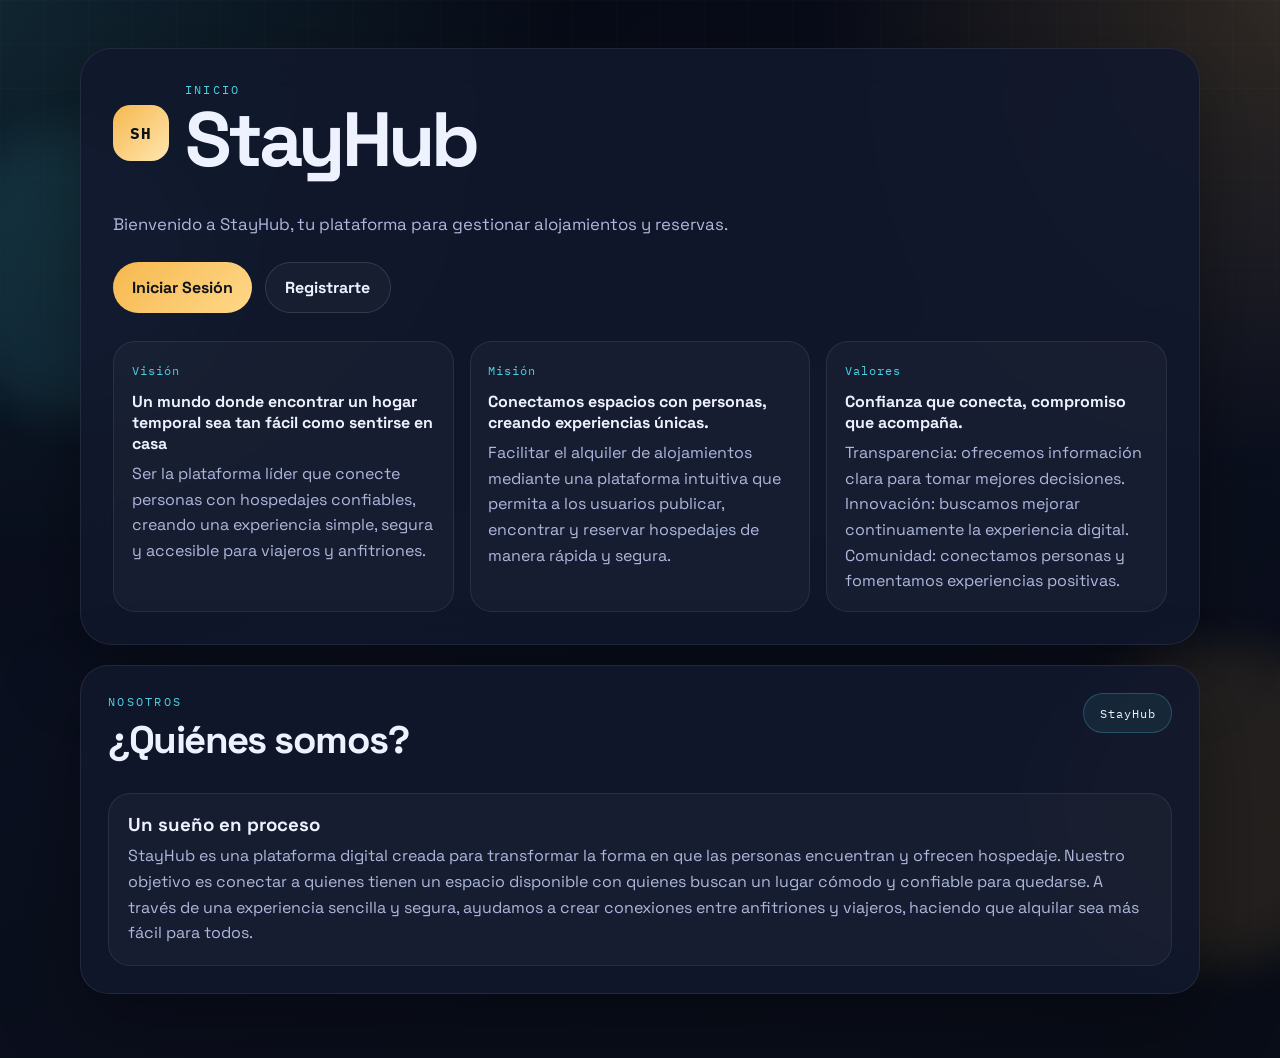
<file: frontend/index.html>
<!doctype html>
<html lang="es">
  <head>
    <meta charset="UTF-8" />
    <meta name="viewport" content="width=device-width, initial-scale=1.0" />
    <title>StayHub | Inicio</title>
    <meta
      name="description"
      content="Interfaz básica de StayHub para visualizar propiedades, reservas y estado del sistema."
    />
    <link rel="preconnect" href="https://fonts.googleapis.com" />
    <link rel="preconnect" href="https://fonts.gstatic.com" crossorigin />
    <link
      href="https://fonts.googleapis.com/css2?family=Space+Grotesk:wght@400;500;700&family=IBM+Plex+Mono:wght@400;500&display=swap"
      rel="stylesheet"
    />
    <link rel="stylesheet" href="styles.css" />
  </head>
  <body>
    <div class="backdrop backdrop-a"></div>
    <div class="backdrop backdrop-b"></div>

    <main class="shell">
      <header class="hero reveal">
        <div class="brand-row">
          <div class="brand-mark" aria-hidden="true">SH</div>
          <div>
            <p class="eyebrow">Inicio</p>
            <h1>StayHub</h1>
          </div>
        </div>

        <p class="hero-copy">
          Bienvenido a StayHub, tu plataforma para gestionar alojamientos y reservas.
        </p>

        <div class="hero-actions">
          <a class="button button-primary" href="login.html">
            Iniciar Sesión
          </a>
          <a class="button button-secondary" href="register.html">
            Registrarte
          </a>
        </div>

        <section class="stats-grid" aria-label="Resumen del sistema">
          <article class="stat-card">
            <span class="stat-label">Visión</span>
            <strong>Un mundo donde encontrar un hogar temporal sea tan fácil como sentirse en casa</strong>
            <p>Ser la plataforma líder que conecte personas con hospedajes confiables, creando una experiencia simple, segura y accesible para viajeros y anfitriones.</p>
          </article>
          <article class="stat-card">
            <span class="stat-label">Misión</span>
            <strong>Conectamos espacios con personas, creando experiencias únicas.</strong>
            <p>Facilitar el alquiler de alojamientos mediante una plataforma intuitiva que permita a los usuarios publicar, encontrar y reservar hospedajes de manera rápida y segura.</p>
          </article>
          <article class="stat-card">
            <span class="stat-label">Valores</span>
            <strong>Confianza que conecta, compromiso que acompaña.</strong>
            <p>Transparencia: ofrecemos información clara para tomar mejores decisiones.
              Innovación: buscamos mejorar continuamente la experiencia digital.
              Comunidad: conectamos personas y fomentamos experiencias positivas.</p>
          </article>
        </section>
      </header>

      <section class="panel reveal" style="--delay: 120ms">
        <div class="panel-head">
          <div>
            <p class="eyebrow">Nosotros</p>
            <h2>¿Quiénes somos?</h2>
          </div>
          <span class="chip">StayHub</span>
        </div>

        <div class="flow-grid1">
          <article class="flow-card">
            <h3>Un sueño en proceso</h3>
            <p>
              StayHub es una plataforma digital creada para transformar la forma en que las personas encuentran y ofrecen hospedaje. Nuestro objetivo es conectar a quienes tienen un espacio disponible con quienes buscan un lugar cómodo y confiable para quedarse. A través de una experiencia sencilla y segura, ayudamos a crear conexiones entre anfitriones y viajeros, haciendo que alquilar sea más fácil para todos.
            </p>
          </article>
        </div>
      </section>

      
    </main>

    <script src="app.js"></script>
  </body>
</html>
</file>
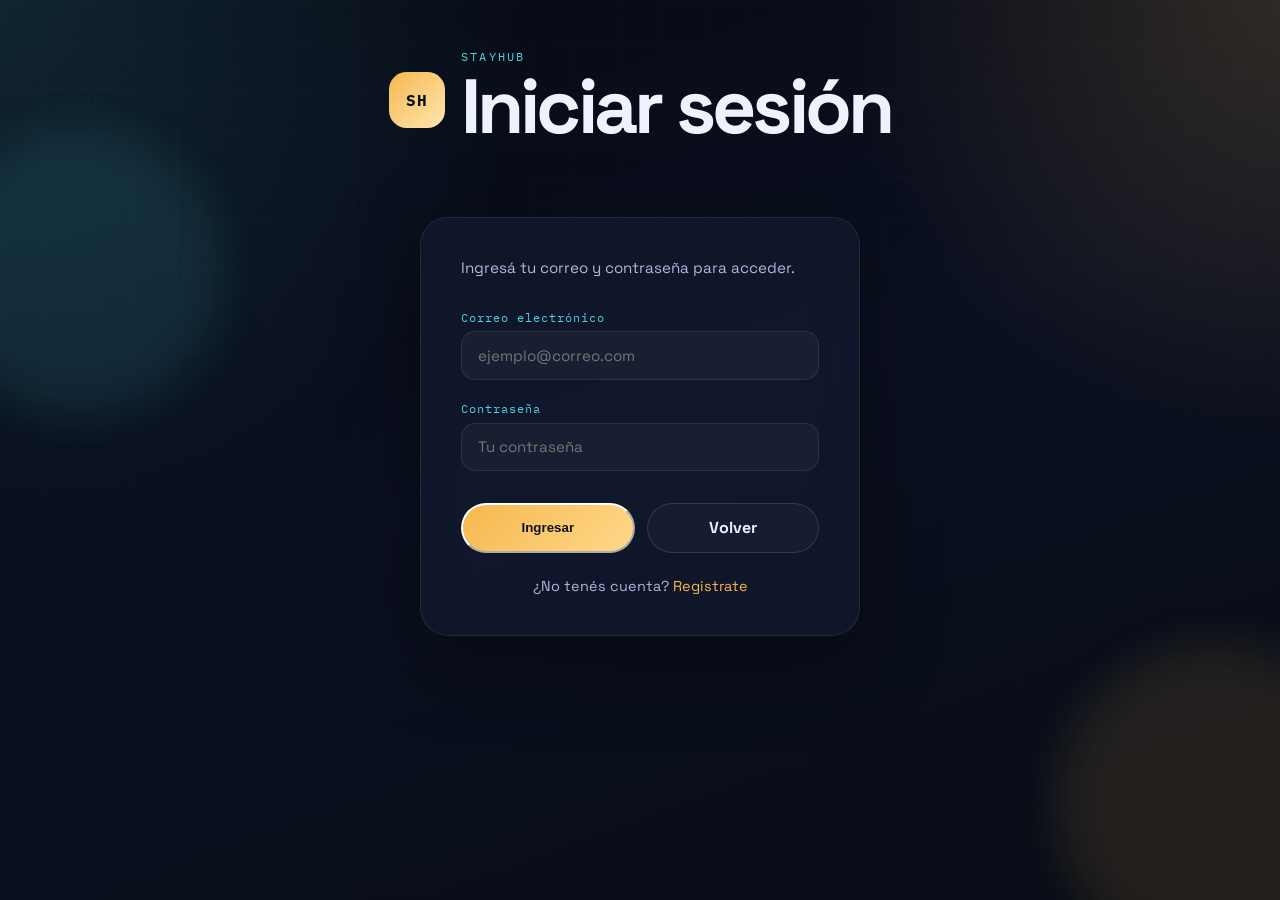
<file: frontend/login.html>
<!doctype html>
<html lang="es">
  <head>
    <meta charset="UTF-8" />
    <meta name="viewport" content="width=device-width, initial-scale=1.0" />
    <title>StayHub | Iniciar Sesión</title>
    <link rel="preconnect" href="https://fonts.googleapis.com" />
    <link rel="preconnect" href="https://fonts.gstatic.com" crossorigin />
    <link
      href="https://fonts.googleapis.com/css2?family=Space+Grotesk:wght@400;500;700&family=IBM+Plex+Mono:wght@400;500&display=swap"
      rel="stylesheet"
    />
    <link rel="stylesheet" href="styles.css" />
    <style>
      .form-card {
        max-width: 440px;
        margin: 4rem auto;
        padding: 2.5rem;
        border: 1px solid var(--panel-border);
        border-radius: 28px;
        background: var(--panel);
        box-shadow: var(--shadow);
        backdrop-filter: blur(20px);
      }

      .form-card h1 {
        margin-bottom: 0.3rem;
      }

      .form-card .subtitle {
        color: var(--muted);
        margin-bottom: 2rem;
        font-size: 0.95rem;
      }

      .form-group {
        margin-bottom: 1.3rem;
      }

      .form-group label {
        display: block;
        margin-bottom: 0.4rem;
        font-family: "IBM Plex Mono", monospace;
        font-size: 0.78rem;
        letter-spacing: 0.08em;
        color: var(--accent-2);
      }

      .form-group input {
        width: 100%;
        padding: 0.85rem 1rem;
        border: 1px solid var(--panel-border);
        border-radius: 14px;
        background: rgba(255, 255, 255, 0.04);
        color: var(--text);
        font-family: "Space Grotesk", system-ui, sans-serif;
        font-size: 0.95rem;
        transition: border-color 180ms ease;
      }

      .form-group input:focus {
        outline: none;
        border-color: var(--accent);
      }

      .form-actions {
        display: flex;
        gap: 0.8rem;
        margin-top: 2rem;
      }

      .form-actions .button {
        flex: 1;
      }

      .message {
        display: none;
        padding: 1rem;
        border-radius: 14px;
        margin-bottom: 1.5rem;
        font-family: "IBM Plex Mono", monospace;
        font-size: 0.85rem;
      }

      .message.success {
        display: block;
        background: rgba(77, 208, 225, 0.12);
        border: 1px solid rgba(77, 208, 225, 0.3);
        color: #4dd0e1;
      }

      .message.error {
        display: block;
        background: rgba(255, 77, 77, 0.12);
        border: 1px solid rgba(255, 77, 77, 0.3);
        color: #ff6b6b;
      }

      .spinner {
        display: none;
      }

      .button.loading .spinner {
        display: inline-block;
      }

      .button.loading .btn-text {
        display: none;
      }

      .brand-row {
        justify-content: center;
      }

      .register-link {
        text-align: center;
        margin-top: 1.5rem;
        color: var(--muted);
        font-size: 0.9rem;
      }

      .register-link a {
        color: var(--accent);
        text-decoration: none;
      }

      .register-link a:hover {
        text-decoration: underline;
      }
    </style>
  </head>
  <body>
    <div class="backdrop backdrop-a"></div>
    <div class="backdrop backdrop-b"></div>

    <main class="shell">
      <header class="hero reveal" style="padding: 0; border: none; background: none; box-shadow: none; backdrop-filter: none;">
        <div class="brand-row" style="margin-bottom: 0;">
          <a href="index.html" style="text-decoration: none; display: flex; gap: 1rem; align-items: center; color: inherit;">
            <div class="brand-mark" aria-hidden="true">SH</div>
            <div>
              <p class="eyebrow">StayHub</p>
              <h1>Iniciar sesión</h1>
            </div>
          </a>
        </div>
      </header>

      <div class="form-card reveal" style="--delay: 100ms">
        <p class="subtitle">Ingresá tu correo y contraseña para acceder.</p>

        <div id="message" class="message"></div>

        <form id="login-form">
          <div class="form-group">
            <label for="email">Correo electrónico</label>
            <input type="email" id="email" name="email" required placeholder="ejemplo@correo.com" />
          </div>

          <div class="form-group">
            <label for="password">Contraseña</label>
            <input type="password" id="password" name="password" required placeholder="Tu contraseña" />
          </div>

          <div class="form-actions">
            <button type="submit" class="button button-primary" id="btn-submit">
              <span class="btn-text">Ingresar</span>
              <span class="spinner">⟳</span>
            </button>
            <a href="index.html" class="button button-secondary">Volver</a>
          </div>
        </form>

        <div class="register-link">
          ¿No tenés cuenta? <a href="register.html">Registrate</a>
        </div>
      </div>
    </main>

    <script src="login.js"></script>
  </body>
</html>
</file>
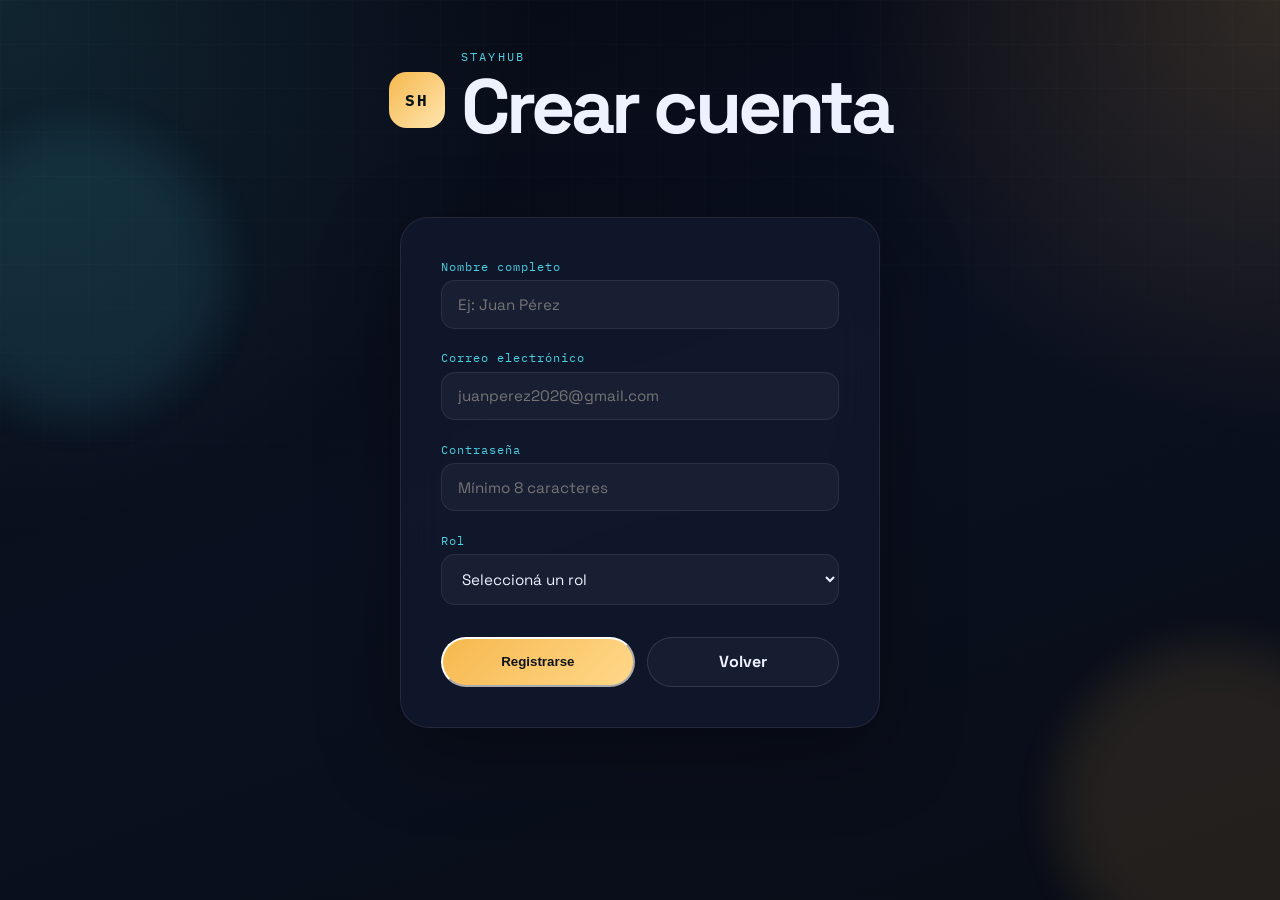
<file: frontend/register.html>
<!doctype html>
<html lang="es">
  <head>
    <meta charset="UTF-8" />
    <meta name="viewport" content="width=device-width, initial-scale=1.0" />
    <title>StayHub | Registro</title>
    <link rel="preconnect" href="https://fonts.googleapis.com" />
    <link rel="preconnect" href="https://fonts.gstatic.com" crossorigin />
    <link
      href="https://fonts.googleapis.com/css2?family=Space+Grotesk:wght@400;500;700&family=IBM+Plex+Mono:wght@400;500&display=swap"
      rel="stylesheet"
    />
    <link rel="stylesheet" href="styles.css" />
    <style>
      .form-card {
        max-width: 480px;
        margin: 4rem auto;
        padding: 2.5rem;
        border: 1px solid var(--panel-border);
        border-radius: 28px;
        background: var(--panel);
        box-shadow: var(--shadow);
        backdrop-filter: blur(20px);
      }

      .form-card h1 {
        margin-bottom: 0.3rem;
      }

      .form-card .subtitle {
        color: var(--muted);
        margin-bottom: 2rem;
        font-size: 0.95rem;
      }

      .form-group {
        margin-bottom: 1.3rem;
      }

      .form-group label {
        display: block;
        margin-bottom: 0.4rem;
        font-family: "IBM Plex Mono", monospace;
        font-size: 0.78rem;
        letter-spacing: 0.08em;
        color: var(--accent-2);
      }

      .form-group input,
      .form-group select {
        width: 100%;
        padding: 0.85rem 1rem;
        border: 1px solid var(--panel-border);
        border-radius: 14px;
        background: rgba(255, 255, 255, 0.04);
        color: var(--text);
        font-family: "Space Grotesk", system-ui, sans-serif;
        font-size: 0.95rem;
        transition: border-color 180ms ease;
      }

      .form-group input:focus,
      .form-group select:focus {
        outline: none;
        border-color: var(--accent);
      }

      .form-group select option {
        background: #0b1020;
        color: var(--text);
      }

      .form-actions {
        display: flex;
        gap: 0.8rem;
        margin-top: 2rem;
      }

      .form-actions .button {
        flex: 1;
      }

      .message {
        display: none;
        padding: 1rem;
        border-radius: 14px;
        margin-bottom: 1.5rem;
        font-family: "IBM Plex Mono", monospace;
        font-size: 0.85rem;
      }

      .message.success {
        display: block;
        background: rgba(77, 208, 225, 0.12);
        border: 1px solid rgba(77, 208, 225, 0.3);
        color: #4dd0e1;
      }

      .message.error {
        display: block;
        background: rgba(255, 77, 77, 0.12);
        border: 1px solid rgba(255, 77, 77, 0.3);
        color: #ff6b6b;
      }

      .spinner {
        display: none;
      }

      .button.loading .spinner {
        display: inline-block;
      }

      .button.loading .btn-text {
        display: none;
      }

      .brand-row {
        justify-content: center;
      }
    </style>
  </head>
  <body>
    <div class="backdrop backdrop-a"></div>
    <div class="backdrop backdrop-b"></div>

    <main class="shell">
      <header class="hero reveal" style="padding: 0; border: none; background: none; box-shadow: none; backdrop-filter: none;">
        <div class="brand-row" style="margin-bottom: 0;">
          <a href="index.html" style="text-decoration: none; display: flex; gap: 1rem; align-items: center; color: inherit;">
            <div class="brand-mark" aria-hidden="true">SH</div>
            <div>
              <p class="eyebrow">StayHub</p>
              <h1>Crear cuenta</h1>
            </div>
          </a>
        </div>
      </header>

      <div class="form-card reveal" style="--delay: 100ms">
        <div id="message" class="message"></div>

        <form id="register-form">
          <div class="form-group">
            <label for="nombre">Nombre completo</label>
            <input type="text" id="nombre" name="nombre" required placeholder="Ej: Juan Pérez" />
          </div>

          <div class="form-group">
            <label for="email">Correo electrónico</label>
            <input type="email" id="email" name="email" required placeholder="juanperez2026@gmail.com" />
          </div>

          <div class="form-group">
            <label for="password">Contraseña</label>
            <input type="password" id="password" name="password" required minlength="8" placeholder="Mínimo 8 caracteres" />
          </div>

          <div class="form-group">
            <label for="rol">Rol</label>
            <select id="rol" name="rol" required>
              <option value="" disabled selected>Seleccioná un rol</option>
              <option value="huesped">Huésped</option>
              <option value="anfitrion">Anfitrión</option>
              <option value="admin">Administrador</option>
            </select>
          </div>

          <div class="form-actions">
            <button type="submit" class="button button-primary" id="btn-submit">
              <span class="btn-text">Registrarse</span>
              <span class="spinner">⟳</span>
            </button>
            <a href="index.html" class="button button-secondary">Volver</a>
          </div>
        </form>
      </div>
    </main>

    <script src="register.js"></script>
  </body>
</html>
</file>
<file: frontend/styles.css>
:root {
  color-scheme: dark;
  --bg: #0b1020;
  --bg-soft: rgba(15, 20, 38, 0.75);
  --panel: rgba(18, 24, 45, 0.88);
  --panel-border: rgba(255, 255, 255, 0.08);
  --text: #eef2ff;
  --muted: #aeb8dc;
  --accent: #f6b84e;
  --accent-2: #4dd0e1;
  --shadow: 0 24px 80px rgba(0, 0, 0, 0.35);
}

* {
  box-sizing: border-box;
}

html {
  scroll-behavior: smooth;
}

body {
  margin: 0;
  min-height: 100vh;
  font-family: "Space Grotesk", system-ui, sans-serif;
  color: var(--text);
  background:
    radial-gradient(circle at top left, rgba(77, 208, 225, 0.14), transparent 34%),
    radial-gradient(circle at top right, rgba(246, 184, 78, 0.16), transparent 28%),
    linear-gradient(160deg, #060913 0%, #0b1020 48%, #090d17 100%);
}

body::before {
  content: "";
  position: fixed;
  inset: 0;
  background-image: linear-gradient(rgba(255, 255, 255, 0.03) 1px, transparent 1px),
    linear-gradient(90deg, rgba(255, 255, 255, 0.03) 1px, transparent 1px);
  background-size: 44px 44px;
  mask-image: linear-gradient(to bottom, rgba(0, 0, 0, 0.5), transparent 88%);
  pointer-events: none;
}

.backdrop {
  position: fixed;
  border-radius: 999px;
  filter: blur(24px);
  pointer-events: none;
  opacity: 0.9;
}

.backdrop-a {
  width: 18rem;
  height: 18rem;
  left: -4rem;
  top: 8rem;
  background: rgba(77, 208, 225, 0.12);
}

.backdrop-b {
  width: 20rem;
  height: 20rem;
  right: -6rem;
  bottom: -4rem;
  background: rgba(246, 184, 78, 0.12);
}

.shell {
  position: relative;
  width: min(1120px, calc(100% - 2rem));
  margin: 0 auto;
  padding: 3rem 0 4rem;
}

.hero,
.panel {
  border: 1px solid var(--panel-border);
  background: var(--panel);
  box-shadow: var(--shadow);
  backdrop-filter: blur(20px);
}

.hero {
  border-radius: 32px;
  padding: 2rem;
}

.brand-row {
  display: flex;
  gap: 1rem;
  align-items: center;
  margin-bottom: 1.5rem;
}

.brand-mark {
  display: grid;
  place-items: center;
  width: 3.5rem;
  height: 3.5rem;
  border-radius: 1.1rem;
  color: #07111a;
  font-family: "IBM Plex Mono", monospace;
  font-weight: 700;
  letter-spacing: 0.08em;
  background: linear-gradient(135deg, var(--accent), #ffe6b0);
}

.eyebrow {
  margin: 0 0 0.4rem;
  font-family: "IBM Plex Mono", monospace;
  font-size: 0.78rem;
  letter-spacing: 0.18em;
  text-transform: uppercase;
  color: var(--accent-2);
}

h1,
h2,
h3,
p {
  margin-top: 0;
}

h1 {
  margin-bottom: 0.6rem;
  font-size: clamp(2.5rem, 6vw, 5rem);
  line-height: 0.95;
  letter-spacing: -0.05em;
}

h2 {
  margin-bottom: 0.8rem;
  font-size: clamp(1.6rem, 3vw, 2.4rem);
  letter-spacing: -0.04em;
}

.hero-copy {
  max-width: 62ch;
  margin-bottom: 1.5rem;
  color: var(--muted);
  font-size: 1.05rem;
  line-height: 1.7;
}

.hero-actions {
  display: flex;
  flex-wrap: wrap;
  gap: 0.8rem;
  margin-bottom: 1.75rem;
}

.button {
  display: inline-flex;
  align-items: center;
  justify-content: center;
  min-height: 3rem;
  padding: 0.85rem 1.2rem;
  border-radius: 999px;
  text-decoration: none;
  font-weight: 700;
  transition: transform 180ms ease, background 180ms ease, color 180ms ease, border-color 180ms ease;
}

.button:hover {
  transform: translateY(-2px);
}

.button-primary {
  color: #10131c;
  background: linear-gradient(135deg, var(--accent), #ffd88a);
}

.button-secondary {
  border: 1px solid rgba(255, 255, 255, 0.12);
  color: var(--text);
  background: rgba(255, 255, 255, 0.03);
}

.stats-grid,
.flow-grid {
  display: grid;
  gap: 1rem;
}

.stats-grid {
  grid-template-columns: repeat(3, minmax(0, 1fr));
}

.stat-card,
.flow-card,
.console-card {
  border: 1px solid rgba(255, 255, 255, 0.08);
  border-radius: 22px;
  background: rgba(255, 255, 255, 0.03);
}

.stat-card {
  padding: 1.1rem;
}

.stat-label,
.chip,
.flow-index {
  font-family: "IBM Plex Mono", monospace;
  font-size: 0.78rem;
  letter-spacing: 0.08em;
}

.stat-label {
  display: inline-block;
  margin-bottom: 0.8rem;
  color: var(--accent-2);
}

.stat-card strong,
.flow-card h3,
.console-card h2 {
  display: block;
  margin-bottom: 0.45rem;
}

.stat-card p,
.flow-card p,
.console-note,
.endpoint-item p {
  margin-bottom: 0;
  color: var(--muted);
  line-height: 1.6;
}

.panel {
  margin-top: 1.2rem;
  border-radius: 28px;
  padding: 1.7rem;
}

.panel-head,
.split {
  display: grid;
  gap: 1rem;
}

.panel-head {
  grid-template-columns: 1fr auto;
  align-items: start;
  margin-bottom: 1rem;
}

.chip {
  padding: 0.7rem 0.95rem;
  border-radius: 999px;
  border: 1px solid rgba(77, 208, 225, 0.25);
  color: var(--text);
  background: rgba(77, 208, 225, 0.08);
}

.flow-grid {
  grid-template-columns: repeat(3, minmax(0, 1fr));
}

.flow-grid1 {
    grid-template-columns: 1fr;
}

.flow-card {
  padding: 1.2rem;
}

.flow-index {
  display: inline-flex;
  margin-bottom: 1rem;
  color: var(--accent);
}

.split {
  grid-template-columns: 1.2fr 0.8fr;
}

.endpoint-list {
  display: grid;
  gap: 0.85rem;
}

.endpoint-item {
  display: flex;
  justify-content: space-between;
  gap: 1rem;
  align-items: start;
  padding: 1rem 1.1rem;
  border-radius: 18px;
  background: rgba(255, 255, 255, 0.035);
  border: 1px solid rgba(255, 255, 255, 0.07);
}

.endpoint-item code,
.console-card code {
  font-family: "IBM Plex Mono", monospace;
  color: #f8d996;
}

.console-card {
  padding: 1.35rem;
}

.console-card pre {
  margin: 1rem 0;
  padding: 1rem;
  overflow: auto;
  border-radius: 18px;
  background: rgba(0, 0, 0, 0.3);
}

.reveal {
  opacity: 0;
  transform: translateY(18px);
  animation: rise 700ms ease forwards;
  animation-delay: var(--delay, 0ms);
}

@keyframes rise {
  to {
    opacity: 1;
    transform: translateY(0);
  }
}

@media (max-width: 900px) {
  .stats-grid,
  .flow-grid,
  .split,
  .panel-head {
    grid-template-columns: 1fr;
  }

  .hero {
    padding: 1.4rem;
  }

  .panel {
    padding: 1.25rem;
  }
}

@media (max-width: 640px) {
  .shell {
    width: min(100% - 1rem, 1120px);
    padding-top: 0.5rem;
  }

  h1 {
    font-size: clamp(2.1rem, 11vw, 3.4rem);
  }

  .hero-actions {
    flex-direction: column;
  }

  .button {
    width: 100%;
  }

  .endpoint-item {
    flex-direction: column;
  }
}
</file>
